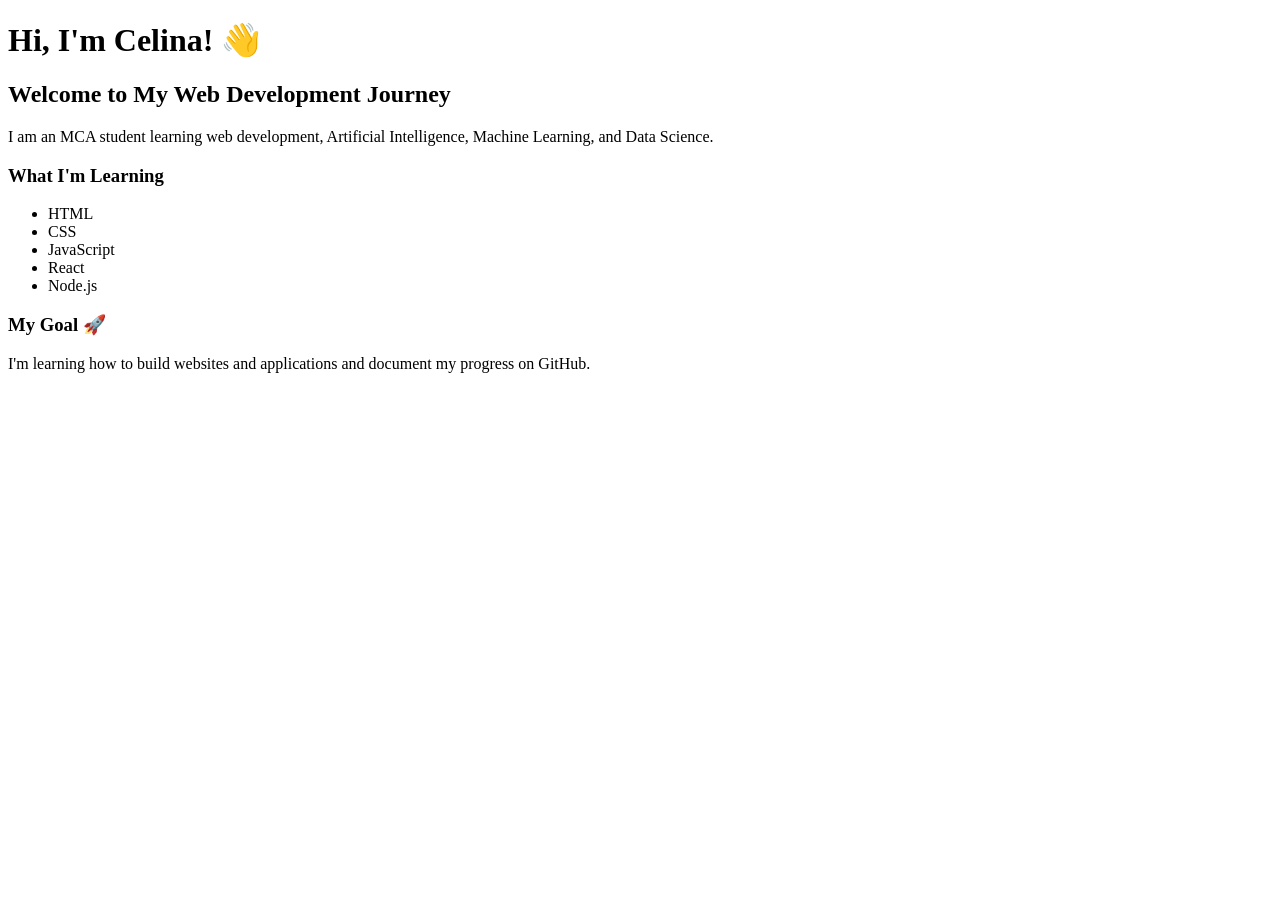
<file: 01-html-basics/index.html>
<!DOCTYPE html>
<html lang="en">
<head>
    <meta charset="UTF-8">
    <meta name="viewport" content="width=device-width, initial-scale=1.0">
    <title>My First HTML Page</title>
</head>

<body>

    <h1>Hi, I'm Celina! 👋</h1>

    <h2>Welcome to My Web Development Journey</h2>

    <p>
        I am an MCA student learning web development,
        Artificial Intelligence, Machine Learning, and Data Science.
    </p>

    <h3>What I'm Learning</h3>

    <ul>
        <li>HTML</li>
        <li>CSS</li>
        <li>JavaScript</li>
        <li>React</li>
        <li>Node.js</li>
    </ul>

    <h3>My Goal 🚀</h3>

    <p>
        I'm learning how to build websites and applications
        and document my progress on GitHub.
    </p>

</body>
</html>
</file>
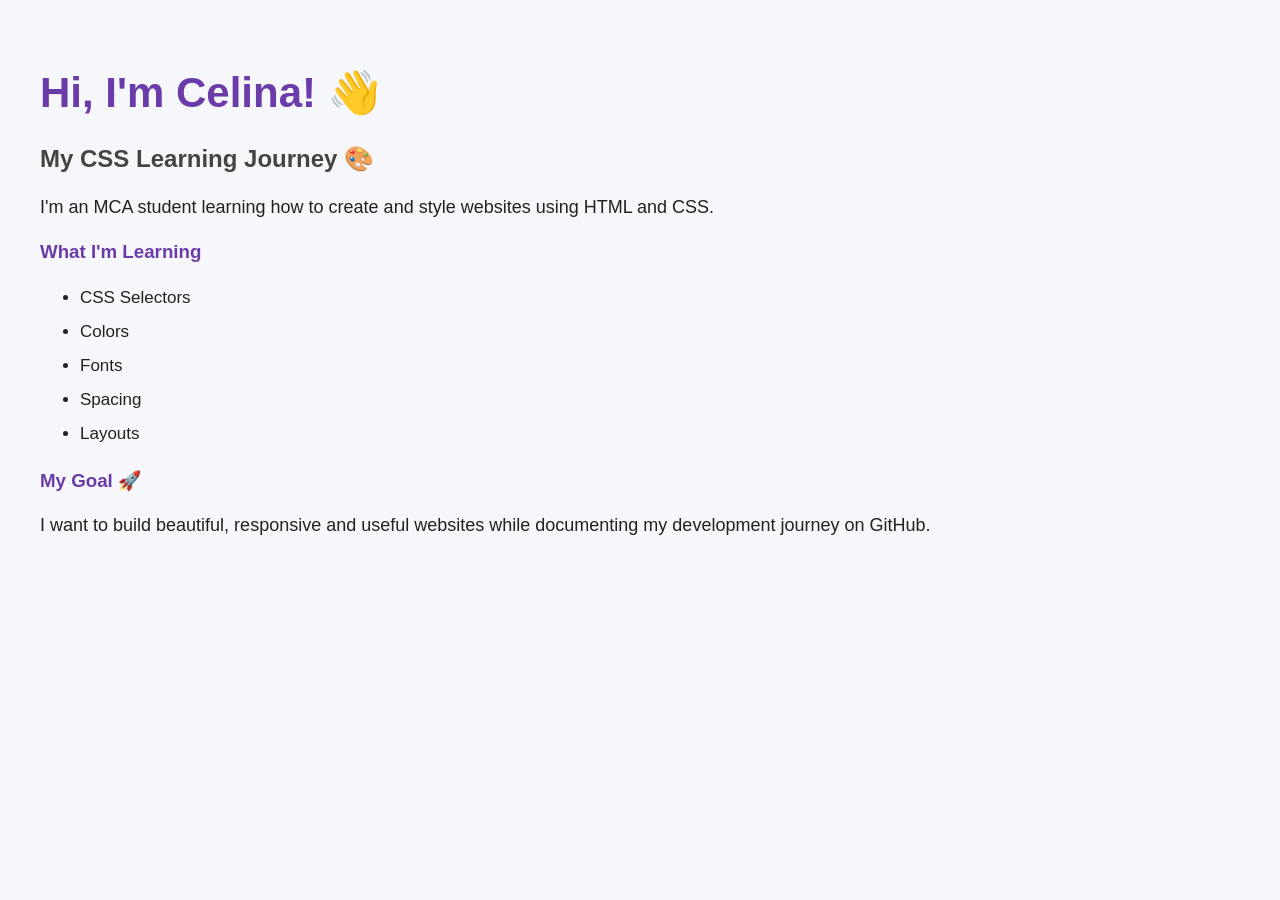
<file: 02-css-basics/index.html>
<!DOCTYPE html>
<html lang="en">
<head>
    <meta charset="UTF-8">
    <meta name="viewport" content="width=device-width, initial-scale=1.0">

    <title>Celina - CSS Basics</title>

    <link rel="stylesheet" href="style.css">
</head>

<body>

    <h1>Hi, I'm Celina! 👋</h1>

    <h2>My CSS Learning Journey 🎨</h2>

    <p>
        I'm an MCA student learning how to create and style
        websites using HTML and CSS.
    </p>

    <h3>What I'm Learning</h3>

    <ul>
        <li>CSS Selectors</li>
        <li>Colors</li>
        <li>Fonts</li>
        <li>Spacing</li>
        <li>Layouts</li>
    </ul>

    <h3>My Goal 🚀</h3>

    <p>
        I want to build beautiful, responsive and useful websites
        while documenting my development journey on GitHub.
    </p>

</body>
</html>
</file>
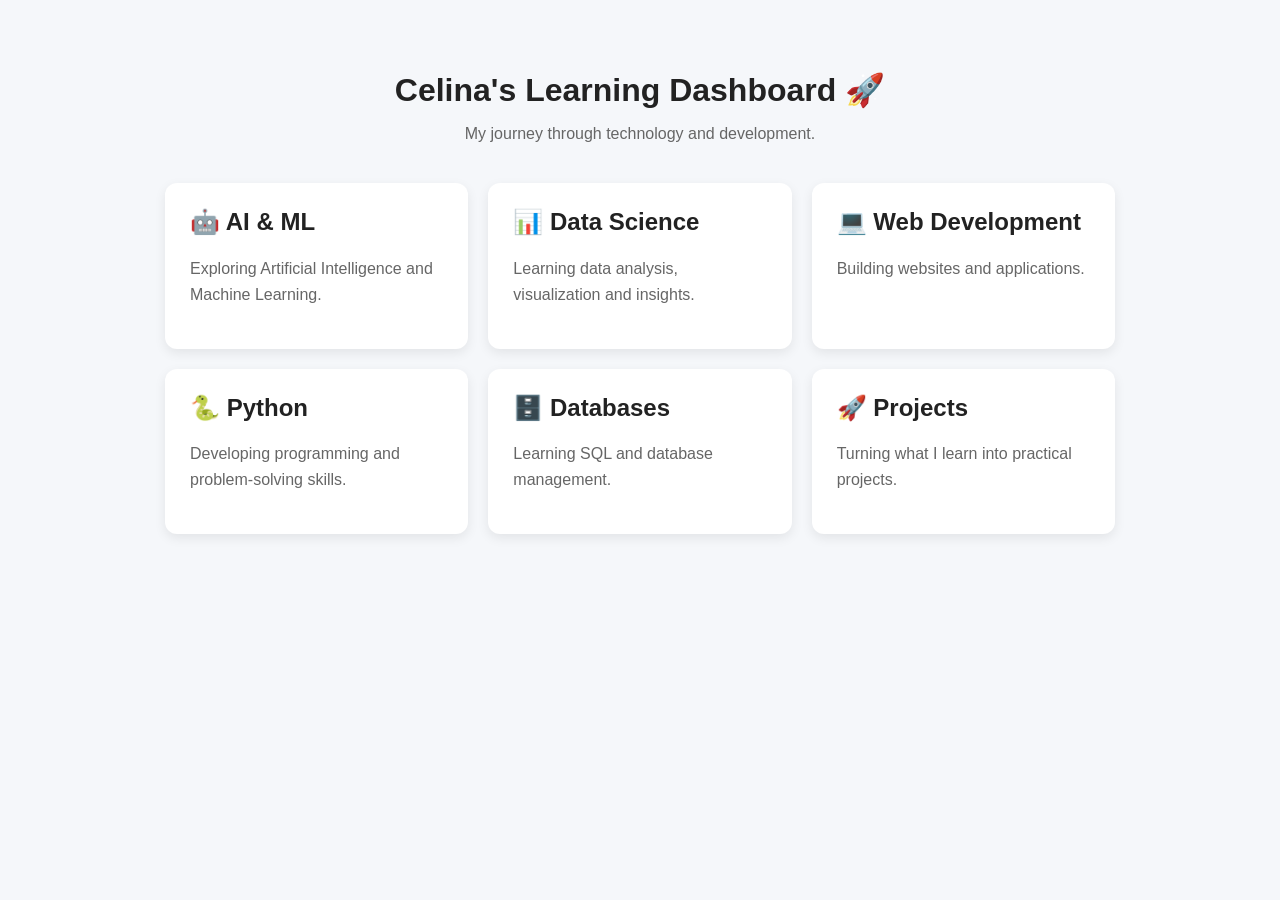
<file: 04-css-grid/index.html>
<!DOCTYPE html>
<html lang="en">
<head>
    <meta charset="UTF-8">
    <meta name="viewport" content="width=device-width, initial-scale=1.0">
    <title>Celina - CSS Grid</title>

    <link rel="stylesheet" href="style.css">
</head>

<body>

    <main class="dashboard">

        <h1>Celina's Learning Dashboard 🚀</h1>

        <p>My journey through technology and development.</p>

        <section class="grid-container">

            <div class="card">
                <h2>🤖 AI & ML</h2>
                <p>Exploring Artificial Intelligence and Machine Learning.</p>
            </div>

            <div class="card">
                <h2>📊 Data Science</h2>
                <p>Learning data analysis, visualization and insights.</p>
            </div>

            <div class="card">
                <h2>💻 Web Development</h2>
                <p>Building websites and applications.</p>
            </div>

            <div class="card">
                <h2>🐍 Python</h2>
                <p>Developing programming and problem-solving skills.</p>
            </div>

            <div class="card">
                <h2>🗄️ Databases</h2>
                <p>Learning SQL and database management.</p>
            </div>

            <div class="card">
                <h2>🚀 Projects</h2>
                <p>Turning what I learn into practical projects.</p>
            </div>

        </section>

    </main>

</body>
</html>
</file>
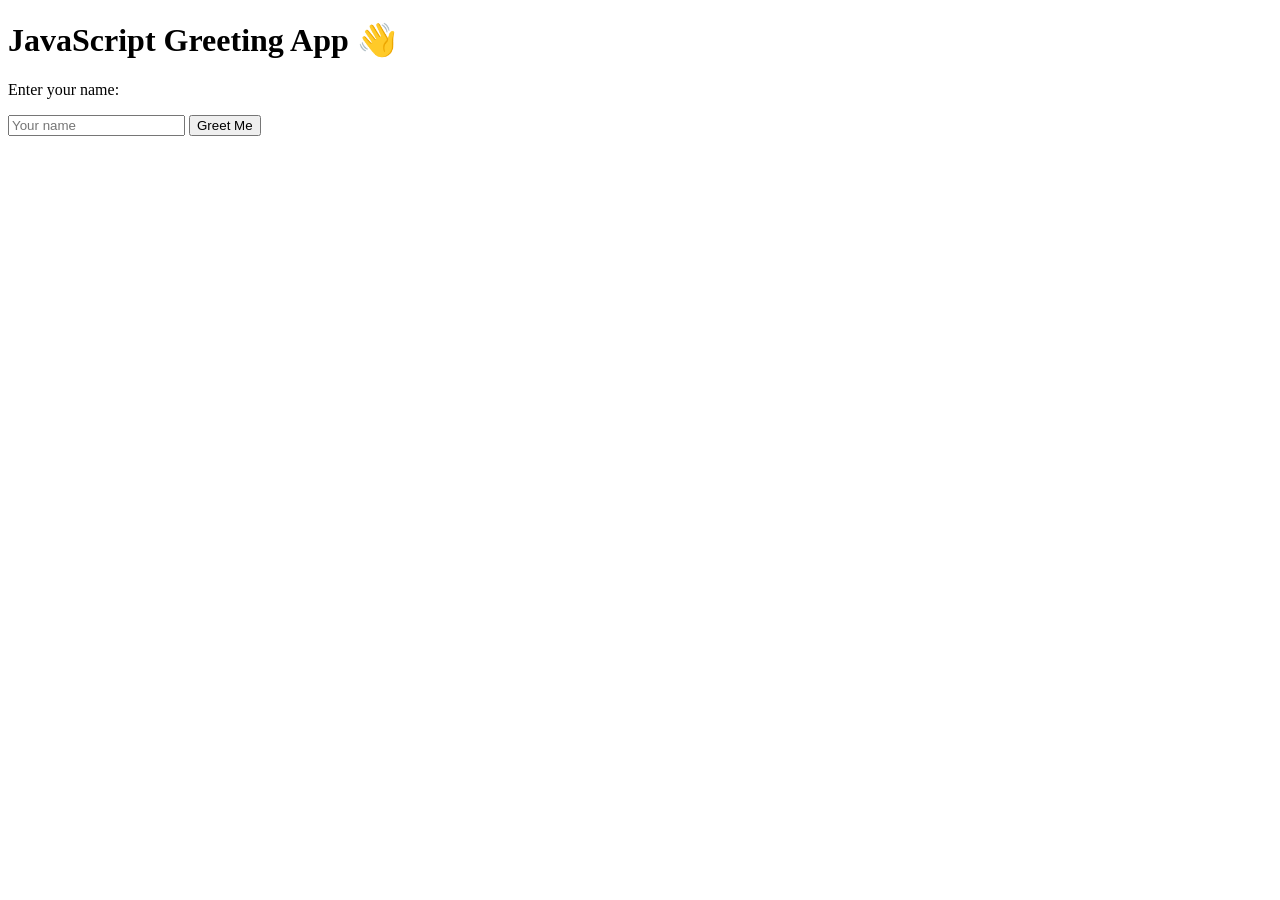
<file: 05-javascript-basics/index.html>
<!DOCTYPE html>
<html lang="en">
<head>
    <meta charset="UTF-8">
    <meta name="viewport" content="width=device-width, initial-scale=1.0">

    <title>JavaScript Basics</title>
</head>

<body>

    <h1>JavaScript Greeting App 👋</h1>

    <p>Enter your name:</p>

    <input type="text" id="nameInput" placeholder="Your name">

    <button onclick="greetUser()">Greet Me</button>

    <h2 id="greeting"></h2>

    <script src="script.js"></script>

</body>
</html>
</file>
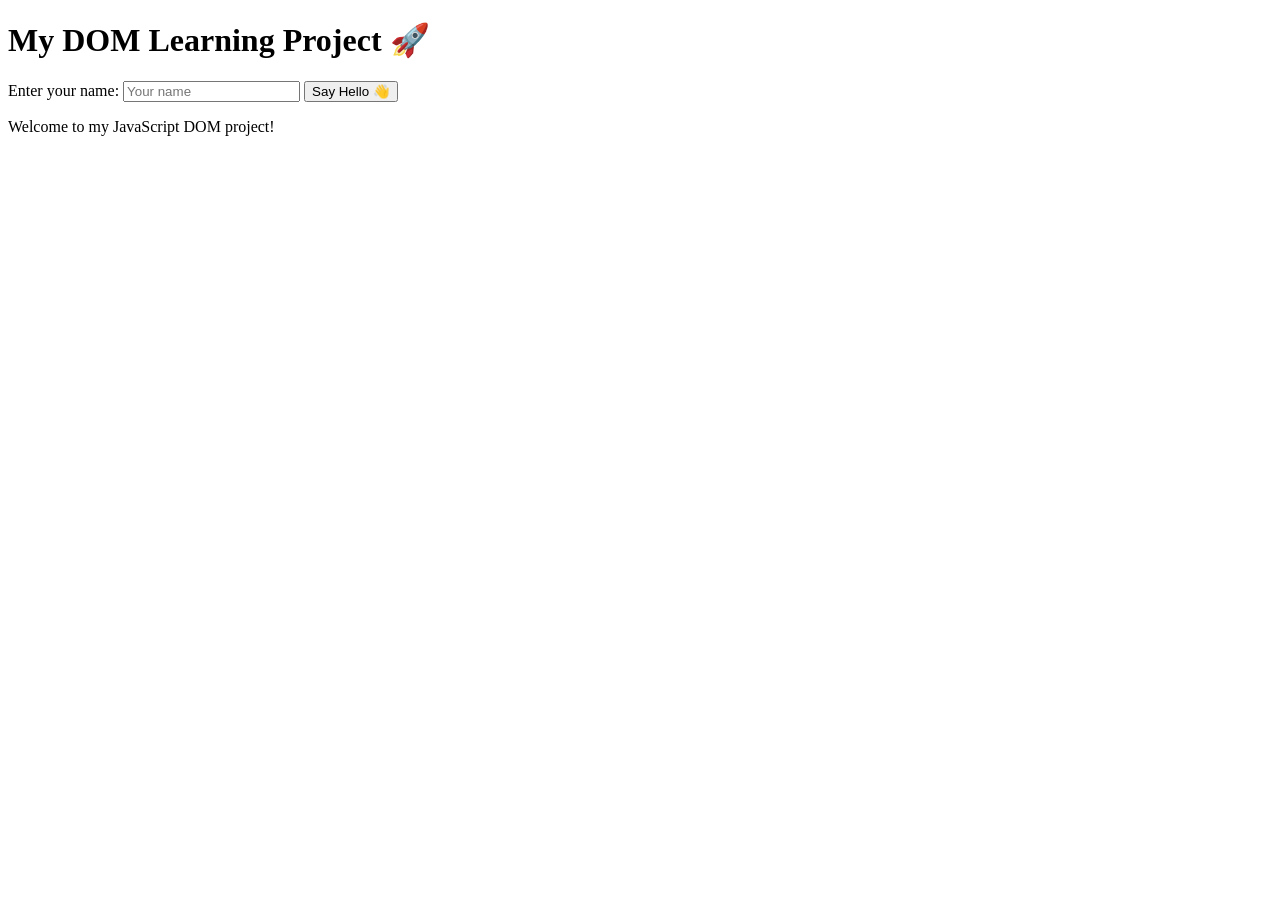
<file: 06-dom-manipulation/index.html>
<!DOCTYPE html>
<html lang="en">
<head>
    <meta charset="UTF-8">
    <meta name="viewport" content="width=device-width, initial-scale=1.0">
    <title>DOM Manipulation</title>
</head>
<body>

    <h1>My DOM Learning Project 🚀</h1>

    <label for="nameInput">Enter your name:</label>
<input type="text" id="nameInput" placeholder="Your name">

<button id="greetButton">Say Hello 👋</button>

<p id="message">Welcome to my JavaScript DOM project!</p>

    <script src="script.js"></script>
</body>
</html>
</file>
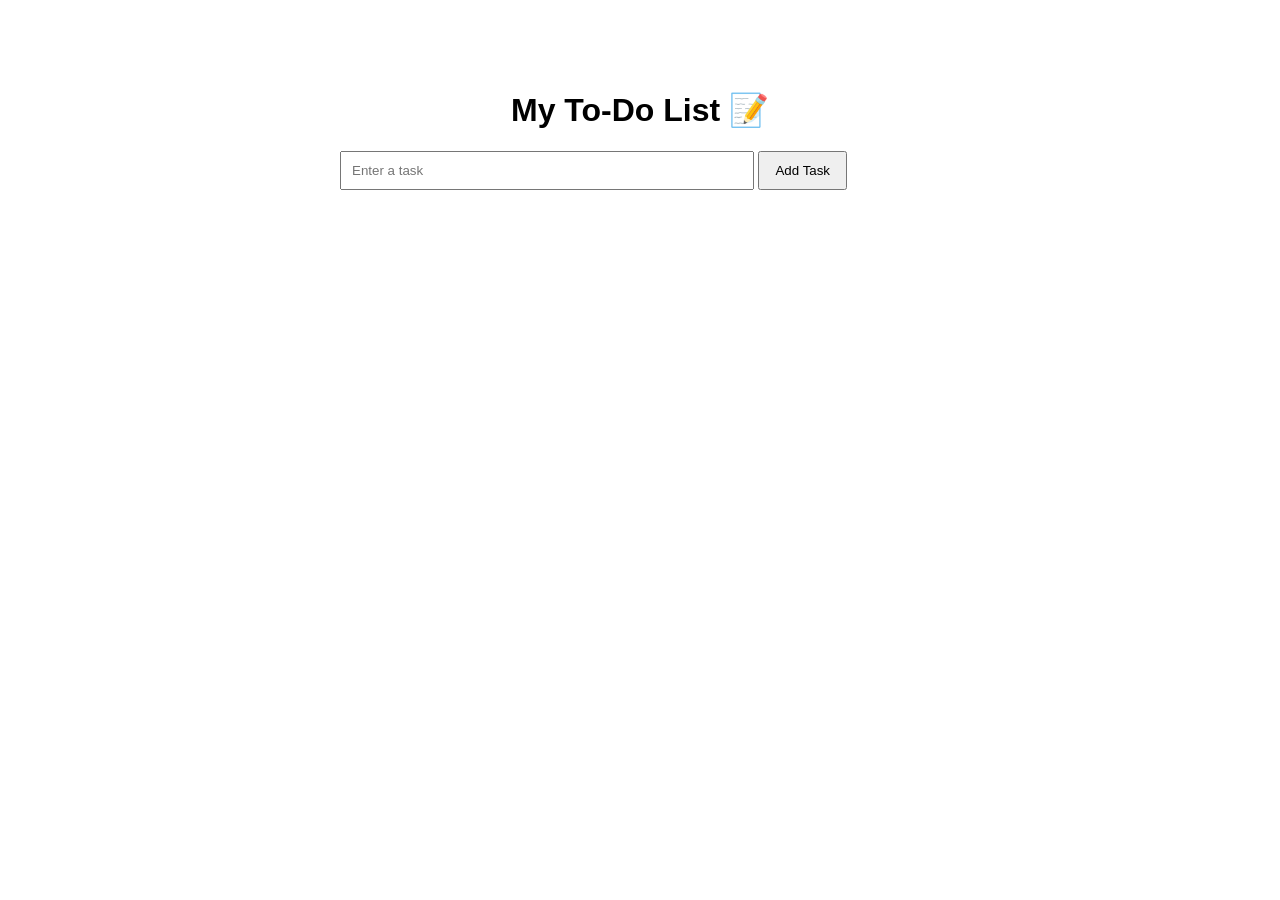
<file: 07-dom-todo-list/index.html>
<!DOCTYPE html>
<html lang="en">
<head>
    <meta charset="UTF-8">
    <meta name="viewport" content="width=device-width, initial-scale=1.0">
    <title>My To-Do List</title>
    <link rel="stylesheet" href="style.css">
</head>
<body>

    <h1>My To-Do List 📝</h1>

    <input type="text" id="taskInput" placeholder="Enter a task">
    <button id="addButton">Add Task</button>

    <ul id="taskList"></ul>

    <script src="script.js"></script>
</body>
</html>
</file>
<file: 02-css-basics/style.css>
/* My First CSS Project */

body {
    font-family: Arial, sans-serif;
    background-color: #f5f7fa;
    color: #222;
    margin: 0;
    padding: 40px;
}

h1 {
    color: #6c3baa;
    font-size: 42px;
}

h2 {
    color: #444;
}

h3 {
    color: #6c3baa;
}

p {
    font-size: 18px;
    line-height: 1.6;
}

ul {
    line-height: 2;
}

li {
    font-size: 17px;
}
</file>
<file: 04-css-grid/style.css>
* {
    box-sizing: border-box;
}

body {
    margin: 0;
    font-family: Arial, sans-serif;
    background: #f5f7fa;
    color: #222;
}

.dashboard {
    max-width: 1000px;
    margin: auto;
    padding: 50px 25px;
    text-align: center;
}

.dashboard h1 {
    margin-bottom: 10px;
}

.dashboard > p {
    color: #666;
    margin-bottom: 40px;
}

.grid-container {
    display: grid;

    grid-template-columns: repeat(3, 1fr);

    gap: 20px;
}

.card {
    background: white;
    padding: 25px;
    border-radius: 12px;
    text-align: left;

    box-shadow: 0 4px 12px rgba(0, 0, 0, 0.08);
}

.card h2 {
    margin-top: 0;
}

.card p {
    color: #666;
    line-height: 1.6;
}

/* Tablet */

@media (max-width: 800px) {
    .grid-container {
        grid-template-columns: repeat(2, 1fr);
    }
}

/* Mobile */

@media (max-width: 500px) {
    .grid-container {
        grid-template-columns: 1fr;
    }
}
</file>
<file: 07-dom-todo-list/style.css>
body {
    font-family: Arial, sans-serif;
    max-width: 600px;
    margin: 50px auto;
    padding: 20px;
}

h1 {
    text-align: center;
}

input {
    padding: 10px;
    width: 65%;
}

button {
    padding: 10px 15px;
    cursor: pointer;
}

ul {
    padding: 0;
    list-style: none;
}

li {
    display: flex;
    justify-content: space-between;
    align-items: center;
    padding: 12px;
    margin-top: 10px;
    border: 1px solid #ccc;
    border-radius: 6px;
}

li span {
    cursor: pointer;
}
.completed {
    text-decoration: line-through;
    opacity: 0.5;
}
</file>
